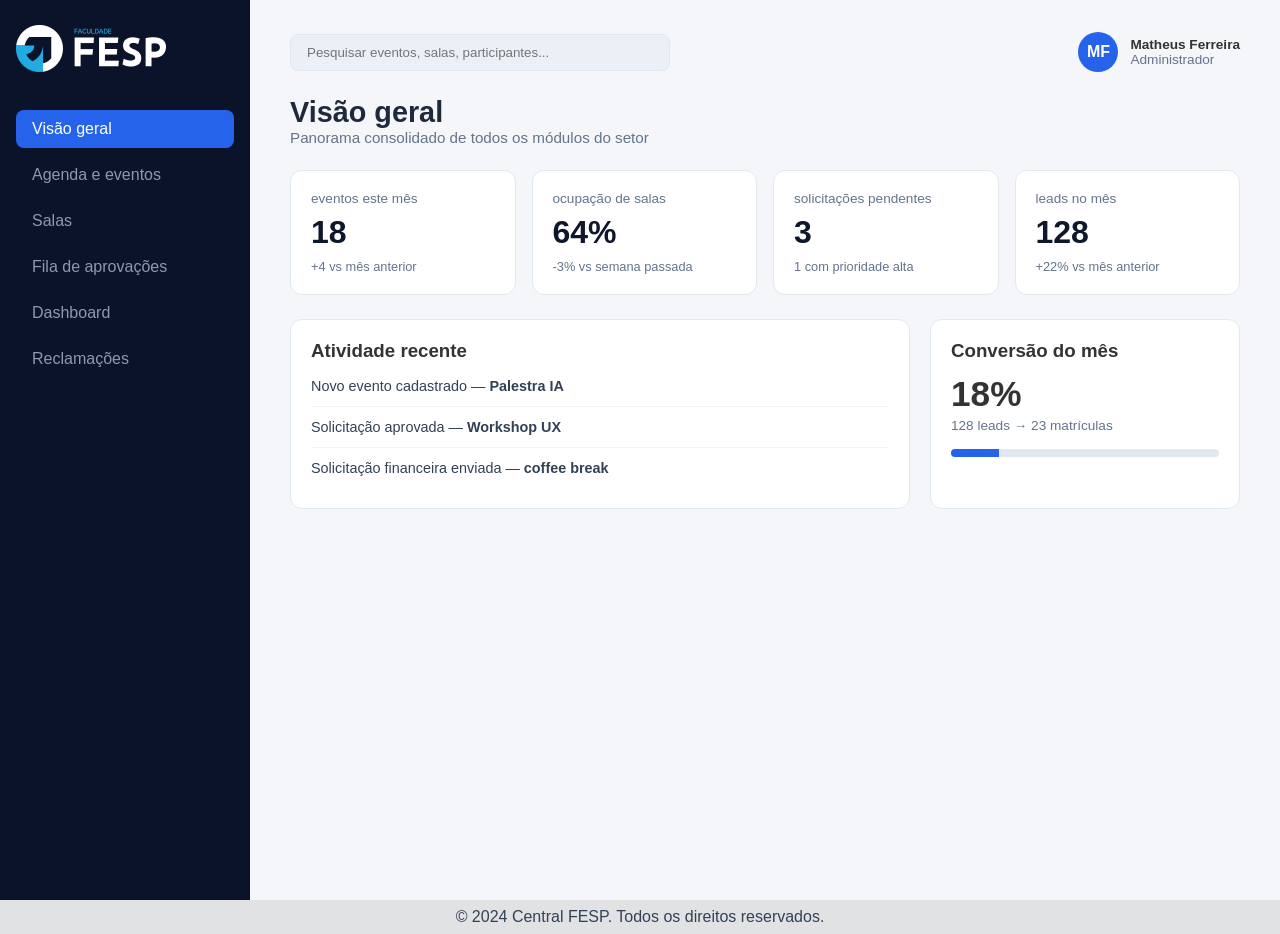
<file: web/index.html>
<!DOCTYPE html>
<html lang="pt-br">
<head>
    <meta charset="UTF-8">
    <meta name="viewport" content="width=device-width, initial-scale=1.0">
    <title>Central FESP</title>
    <link rel="stylesheet" href="style.css">
</head>
<body>
    <div class="app-container">
        <aside class="sidebar">
            <div class="logo-sidebar">
                <img src="logos/logoFespDark.svg" alt="CentralRelate">
            </div> 
            <nav class="menu-sidebar">
                <ul>
                    <li class="active"><a href="#">Visão geral</a></li>
                    <li><a href="#">Agenda e eventos</a></li>
                    <li><a href="salas.html">Salas</a></li>
                    <li><a href="#">Fila de aprovações</a></li>
                    <li><a href="#">Dashboard</a></li>
                    <li><a href="#">Reclamações</a></li>
                </ul>
            </nav> 
        </aside>

        <main class="main-content">
            <header class="topbar">
                <input type="text" placeholder="Pesquisar eventos, salas, participantes..." class="search-input">
                <div class="user-profile">
                    <div class="avatar">MF</div>
                    <div class="user-info">
                        <strong>Matheus Ferreira</strong>
                        <span>Administrador</span>
                    </div>
                </div>
            </header>

            <div class="page-header">
                <h1>Visão geral</h1>
                <p>Panorama consolidado de todos os módulos do setor</p>
            </div>
            
            <!-- Métricas apenas demonstrativas, não refletem dados reais do sistema -->
            <section class="metrics-grid">
                <div class="card metric-card">
                    <span class="card-label">eventos este mês</span>
                    <h2>18</h2>
                    <span class="trend positive">+4 vs mês anterior</span>
                </div>
                <div class="card metric-card">
                    <span class="card-label">ocupação de salas</span>
                    <h2>64%</h2>
                    <span class="trend negative">-3% vs semana passada</span>
                </div>
                <div class="card metric-card">
                    <span class="card-label">solicitações pendentes</span>
                    <h2>3</h2>
                    <span class="trend neutral">1 com prioridade alta</span>
                </div>
                <div class="card metric-card">
                    <span class="card-label">leads no mês</span>
                    <h2>128</h2>
                    <span class="trend positive">+22% vs mês anterior</span>
                </div>
            </section>

            <section class="dashboard-grid">
                <div class="card activity-card">
                    <h3>Atividade recente</h3>
                    <ul class="activity-list">
                        <li>Novo evento cadastrado — <strong>Palestra IA</strong></li>
                        <li>Solicitação aprovada — <strong>Workshop UX</strong></li>
                        <li>Solicitação financeira enviada — <strong>coffee break</strong></li>
                    </ul>
                </div>
                <div class="card conversion-card">
                    <h3>Conversão do mês</h3>
                    <h2>18%</h2>
                    <p class="subtext">128 leads &rarr; 23 matrículas</p>
                    <div class="progress-bar">
                        <div class="progress-fill" style="width: 18%;"></div>
                    </div>
                </div>
            </section>
        </main>
    </div>

                <footer class="footer">
            <p>&copy; 2024 Central FESP. Todos os direitos reservados.</p>
        </footer>

    <script src="script.js"></script>
</body>
</html>
</file>
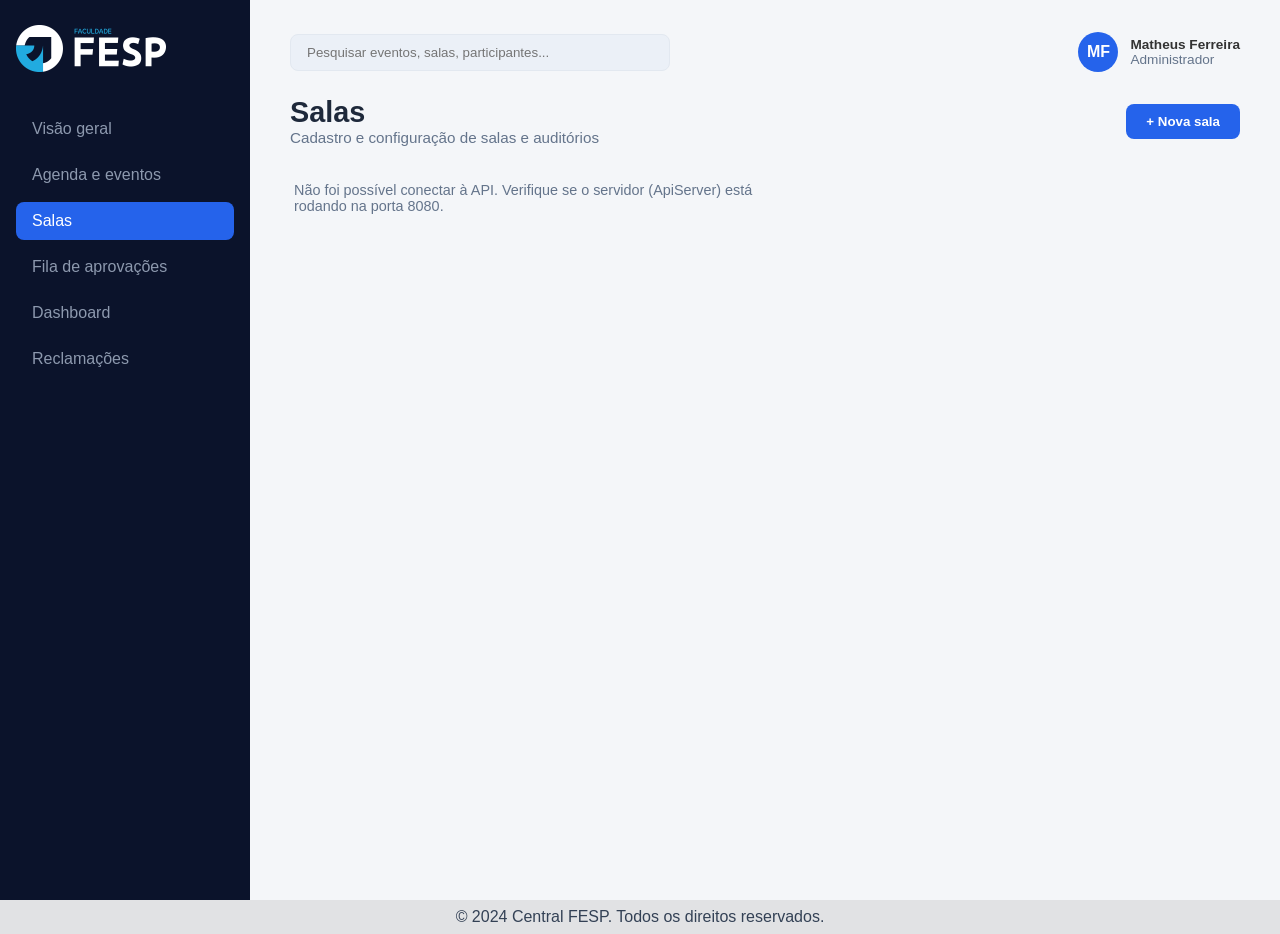
<file: web/salas.html>
<!DOCTYPE html>
<html lang="pt-br">
<head>
    <meta charset="UTF-8">
    <meta name="viewport" content="width=device-width, initial-scale=1.0">
    <title>Central FESP - Salas</title>
    <link rel="stylesheet" href="style.css">
</head>
<body>

    <div class="app-container">
        <aside class="sidebar">
            <div class="logo-sidebar">
                <img src="logos/logoFespDark.svg" alt="CentralRelate">
            </div>
            <nav class="menu-sidebar">
                <ul>
                    <li><a href="index.html">Visão geral</a></li>
                    <li><a href="#">Agenda e eventos</a></li>
                    <li class="active"><a href="salas.html">Salas</a></li>
                    <li><a href="#">Fila de aprovações</a></li>
                    <li><a href="#">Dashboard</a></li>
                    <li><a href="#">Reclamações</a></li>
                </ul>
            </nav>
        </aside>

        <main class="main-content">
            <header class="topbar">
                <input type="text" placeholder="Pesquisar eventos, salas, participantes..." class="search-input">
                <div class="user-profile">
                    <div class="avatar">MF</div>
                    <div class="user-info">
                        <strong>Matheus Ferreira</strong>
                        <span>Administrador</span>
                    </div>
                </div>
            </header>

            <div class="page-header header-with-action">
                <div>
                    <h1>Salas</h1>
                    <p>Cadastro e configuração de salas e auditórios</p>
                </div>
                <button class="btn-primary" id="btnNovaSala">+ Nova sala</button>
            </div>

            <!-- MODAL: usado para criar e editar sala -->
            <div class="modal-overlay" id="modalSala">
                <div class="modal">
                    <div class="modal-header">
                        <div>
                            <h2 id="modalTitulo">Nova sala</h2>
                            <p id="modalSubtitulo">Cadastre uma nova sala ou auditório</p>
                        </div>
                        <button class="modal-close" id="fecharModal" type="button">&times;</button>
                    </div>

                    <form id="formSala">
                        <!-- guarda o id da sala quando estamos editando (vazio = criação) -->
                        <input type="hidden" id="salaId">

                        <div class="form-group">
                            <label for="nomeSala">Nome da sala</label>
                            <input
                                type="text"
                                id="nomeSala"
                                placeholder="Ex.: Sala B202"
                                required
                            >
                        </div>

                        <div class="form-group">
                            <label for="capacidadeSala">Capacidade</label>
                            <input
                                type="number"
                                id="capacidadeSala"
                                placeholder="Ex.: 30"
                                min="1"
                                required
                            >
                        </div>

                        <div class="form-group">
                            <label for="recursosSala">Recursos / equipamentos</label>
                            <input
                                type="text"
                                id="recursosSala"
                                placeholder="Ex.: Projetor, ar-condicionado"
                            >
                        </div>

                        <div class="form-group">
                            <label for="statusSala">Status</label>
                            <!-- os valores precisam ser iguais aos aceitos pelo banco (SalaDAO) -->
                            <select id="statusSala">
                                <option value="DISPONIVEL">Livre</option>
                                <option value="EM_MANUTENCAO">Em manutenção</option>
                                <option value="INDISPONIVEL">Indisponível</option>
                            </select>
                        </div>

                        <div class="modal-actions">
                            <button type="button" class="btn-secondary" id="cancelarModal">
                                Cancelar
                            </button>
                            <button type="submit" class="btn-primary" id="btnSalvarSala">
                                Salvar sala
                            </button>
                        </div>
                    </form>
                </div>
            </div>

            <!-- As salas são carregadas do backend pelo script.js assim que a página abre -->
            <section class="rooms-grid" id="roomsGrid">
                <p class="rooms-loading">Carregando salas...</p>
            </section>
        </main>
    </div>

    <footer class="footer">
        <p>&copy; 2024 Central FESP. Todos os direitos reservados.</p>
    </footer>

    <script src="script.js"></script>
</body>
</html>
</file>
<file: web/style.css>
/*  RESET  */
* {
    margin: 0;
    padding: 0;
    box-sizing: border-box;
    font-family: -apple-system, BlinkMacSystemFont, "Segoe UI", Roboto, sans-serif;
}

body {
    background-color: #f4f6f9;
    color: #333;
}

.app-container {
    display: flex;
    min-height: 100vh;
}

/*  SIDEBAR  */
.sidebar {
    width: 250px;
    background-color: #0b132b;
    color: #fff;
    padding: 24px 16px;
    display: flex;
    flex-direction: column;
    gap: 32px;
}

.logo-sidebar img {
    max-width: 150px;
}

.menu-sidebar ul {
    list-style: none;
    display: flex;
    flex-direction: column;
    gap: 8px;
}

.menu-sidebar a {
    color: #8d99ae;
    text-decoration: none;
    display: block;
    padding: 10px 16px;
    border-radius: 8px;
    font-weight: 500;
    transition: background 0.2s, color 0.2s;
}

.menu-sidebar li.active a,
.menu-sidebar a:hover {
    background-color: #2563eb;
    color: #ffffff;
}

/*  CONTEÚDO PRINCIPAL  */
.main-content {
    flex: 1;
    padding: 32px 40px;
    display: flex;
    flex-direction: column;
    gap: 24px;
}

/* Topbar */
.topbar {
    display: flex;
    justify-content: space-between;
    align-items: center;
}

.search-input {
    width: 380px;
    padding: 10px 16px;
    border: 1px solid #e2e8f0;
    border-radius: 8px;
    outline: none;
    background-color: #ebf0f7;
}

.user-profile {
    display: flex;
    align-items: center;
    gap: 12px;
}

.avatar {
    width: 40px;
    height: 40px;
    background-color: #2563eb;
    color: #fff;
    border-radius: 50%;
    display: flex;
    align-items: center;
    justify-content: center;
    font-weight: bold;
}

.user-info {
    display: flex;
    flex-direction: column;
    font-size: 0.85rem;
}

.user-info span {
    color: #64748b;
}

/* Título */
.page-header h1 {
    font-size: 1.8rem;
    color: #1e293b;
}

.page-header p {
    color: #64748b;
    font-size: 0.95rem;
}

/* Cards genéricos */
.card {
    background-color: #ffffff;
    border-radius: 12px;
    padding: 20px;
    border: 1px solid #e2e8f0;
}

/* Grid de Métricas superiores */
.metrics-grid {
    display: grid;
    grid-template-columns: repeat(4, 1fr);
    gap: 16px;
}

.metric-card {
    display: flex;
    flex-direction: column;
    gap: 8px;
}

.card-label {
    font-size: 0.85rem;
    color: #64748b;
    text-transform: lowercase;
}

.metric-card h2 {
    font-size: 2rem;
    color: #0f172a;
}

.trend {
    font-size: 0.8rem;
    color: #64748b;
}

/* Grid Inferior */
.dashboard-grid {
    display: grid;
    grid-template-columns: 2fr 1fr;
    gap: 20px;
}

.activity-list {
    list-style: none;
    margin-top: 16px;
    display: flex;
    flex-direction: column;
    gap: 12px;
}

.activity-list li {
    padding-bottom: 12px;
    border-bottom: 1px solid #f1f5f9;
    color: #334155;
    font-size: 0.9rem;
}

.activity-list li:last-child {
    border-bottom: none;
}

.conversion-card h2 {
    font-size: 2.2rem;
    margin: 12px 0 4px;
}

.subtext {
    font-size: 0.85rem;
    color: #64748b;
    margin-bottom: 16px;
}

.progress-bar {
    width: 100%;
    height: 8px;
    background-color: #e2e8f0;
    border-radius: 4px;
    overflow: hidden;
}

.progress-fill {
    height: 100%;
    background-color: #2563eb;
}










/* SALAS */

/* Layout da Header com Botão alinhado à direita */
.header-with-action {
    display: flex;
    justify-content: space-between;
    align-items: center;
}

.btn-primary {
    background-color: #2563eb;
    color: #ffffff;
    border: none;
    padding: 10px 20px;
    border-radius: 8px;
    font-weight: 600;
    cursor: pointer;
    transition: background-color 0.2s;
}

.btn-primary:hover {
    background-color: #1d4ed8;
}

/* Grid das Salas (2 colunas) */
.rooms-grid {
    display: grid;
    grid-template-columns: repeat(2, 1fr);
    gap: 16px;
}

/* Card Individual de Sala */
.room-card {
    display: flex;
    justify-content: space-between;
    align-items: center;
    padding: 20px 24px;
    align-items: start;
}


.room-info h3 {
    font-size: 1.1rem;
    color: #0f172a;
    margin-bottom: 4px;
}

.room-info p {
    font-size: 0.85rem;
    color: #64748b;
}

/* Badges de Status pill (Arredondados) */
.badge {
    padding: 4px 12px;
    border-radius: 20px;
    font-size: 0.75rem;
    font-weight: 600;
}

.badge-alert {
    background-color: #fde8e8;
    color: #e53e3e;
}

.badge-free {
    background-color: #e6f4ea;
    color: #2e7d32;
}

.badge-busy {
    background-color: #fce8e6;
    color: #c5221f;
}


   /* MODAL - NOVA SALA */
.modal-overlay {
    position: fixed;
    inset: 0;
    background-color: rgba(15, 23, 42, 0.55);
    display: none;
    align-items: center;
    justify-content: center;
    padding: 20px;
    z-index: 1000;
    backdrop-filter: blur(2px);
}

.modal-overlay.active {
    display: flex;
}

.modal {
    width: 100%;
    max-width: 520px;
    background-color: #ffffff;
    border-radius: 14px;
    border: 1px solid #e2e8f0;
    box-shadow: 0 20px 50px rgba(15, 23, 42, 0.20);
    animation: modalEntrada 0.2s ease-out;
}

@keyframes modalEntrada {
    from {
        opacity: 0;
        transform: translateY(-15px) scale(0.98);
    }

    to {
        opacity: 1;
        transform: translateY(0) scale(1);
    }
}


/* Cabeçalho */
.modal-header {
    display: flex;
    justify-content: space-between;
    align-items: flex-start;
    padding: 22px 24px;
    border-bottom: 1px solid #e2e8f0;
}

.modal-header h2 {
    font-size: 1.25rem;
    color: #0f172a;
    margin-bottom: 4px;
}

.modal-header p {
    font-size: 0.85rem;
    color: #64748b;
}


/* Botão fechar */
.modal-close {
    border: none;
    background: transparent;
    font-size: 1.7rem;
    line-height: 1;
    color: #64748b;
    cursor: pointer;
    padding: 2px 6px;
    border-radius: 6px;
}

.modal-close:hover {
    background-color: #f1f5f9;
    color: #0f172a;
}


/* Formulário */
#formSala {
    padding: 24px;
}

.form-group {
    display: flex;
    flex-direction: column;
    gap: 7px;
    margin-bottom: 18px;
}

.form-group label {
    font-size: 0.85rem;
    font-weight: 600;
    color: #334155;
}

.form-group input,
.form-group select {
    width: 100%;
    padding: 11px 13px;
    border: 1px solid #dbe2ea;
    border-radius: 8px;
    background-color: #ffffff;
    color: #0f172a;
    font-size: 0.9rem;
    outline: none;
    transition:
        border-color 0.2s,
        box-shadow 0.2s;
}

.form-group input::placeholder {
    color: #94a3b8;
}

.form-group input:focus,
.form-group select:focus {
    border-color: #2563eb;
    box-shadow: 0 0 0 3px rgba(37, 99, 235, 0.10);
}


/* Duas colunas */
.form-row {
    display: grid;
    grid-template-columns: 1fr 1fr;
    gap: 14px;
}


/* Botões */
.modal-actions {
    display: flex;
    justify-content: flex-end;
    gap: 10px;
    padding-top: 6px;
    border-top: 1px solid #f1f5f9;
}

.btn-secondary {
    background-color: #ffffff;
    color: #475569;
    border: 1px solid #dbe2ea;
    padding: 10px 20px;
    border-radius: 8px;
    font-weight: 600;
    cursor: pointer;
    transition: 0.2s;
}

.btn-secondary:hover {
    background-color: #f8fafc;
    border-color: #cbd5e1;
}

/*AÇÕES DA SALA */
.room-actions {
    display: flex;
    gap: 8px;
    margin-top: 14px;
}

.btn-edit,
.btn-delete {
    border: none;
    padding: 7px 12px;
    border-radius: 7px;
    font-size: 0.78rem;
    font-weight: 600;
    cursor: pointer;
    transition: 0.2s;
}


/* EDITAR */
.btn-edit {
    background-color: #eff6ff;
    color: #2563eb;
}

.btn-edit:hover {
    background-color: #dbeafe;
}

/* EXCLUIR */
.btn-delete {
    background-color: #fef2f2;
    color: #dc2626;
}

.btn-delete:hover {
    background-color: #fee2e2;
}
/* Mensagem exibida enquanto a lista de salas carrega ou quando está vazia */
.rooms-loading {
    color: #64748b;
    font-size: 0.9rem;
    padding: 12px 4px;
}

/*TOAST (mensagem de sucesso/erro) */
.toast-mensagem {
    position: fixed;
    bottom: 24px;
    right: 24px;
    display: flex;
    align-items: flex-start;
    gap: 12px;
    max-width: 340px;
    padding: 14px 16px;
    border-radius: 10px;
    background-color: #ffffff;
    border: 1px solid #e2e8f0;
    box-shadow: 0 12px 30px rgba(15, 23, 42, 0.18);
    z-index: 1100;
    animation: toastEntrada 0.2s ease-out;
}

@keyframes toastEntrada {
    from {
        opacity: 0;
        transform: translateY(10px);
    }

    to {
        opacity: 1;
        transform: translateY(0);
    }
}

.toast-icone {
    width: 22px;
    height: 22px;
    flex-shrink: 0;
    border-radius: 50%;
    display: flex;
    align-items: center;
    justify-content: center;
    font-weight: 700;
    font-size: 0.85rem;
}

.toast-mensagem.sucesso .toast-icone {
    background-color: #e6f4ea;
    color: #2e7d32;
}

.toast-mensagem.erro .toast-icone {
    background-color: #fde8e8;
    color: #e53e3e;
}

.toast-conteudo {
    display: flex;
    flex-direction: column;
    gap: 2px;
    font-size: 0.85rem;
}

.toast-conteudo strong {
    color: #0f172a;
}

.toast-conteudo span {
    color: #475569;
}

.toast-fechar {
    border: none;
    background: transparent;
    font-size: 1.2rem;
    line-height: 1;
    color: #94a3b8;
    cursor: pointer;
    margin-left: auto;
}

.toast-fechar:hover {
    color: #0f172a;
}

/* Responsivo */
@media (max-width: 600px) {

    .modal {
        max-width: 100%;
    }

    .form-row {
        grid-template-columns: 1fr;
        gap: 0;
    }

    .modal-actions {
        flex-direction: column-reverse;
    }

    .modal-actions button {
        width: 100%;
    }
}






/* RODAPÉ */
.footer {
    background-color: #97939334;
    color: #334155;
    text-align: center;
    padding: 8px 0;
    margin-top: auto;

}
</file>
